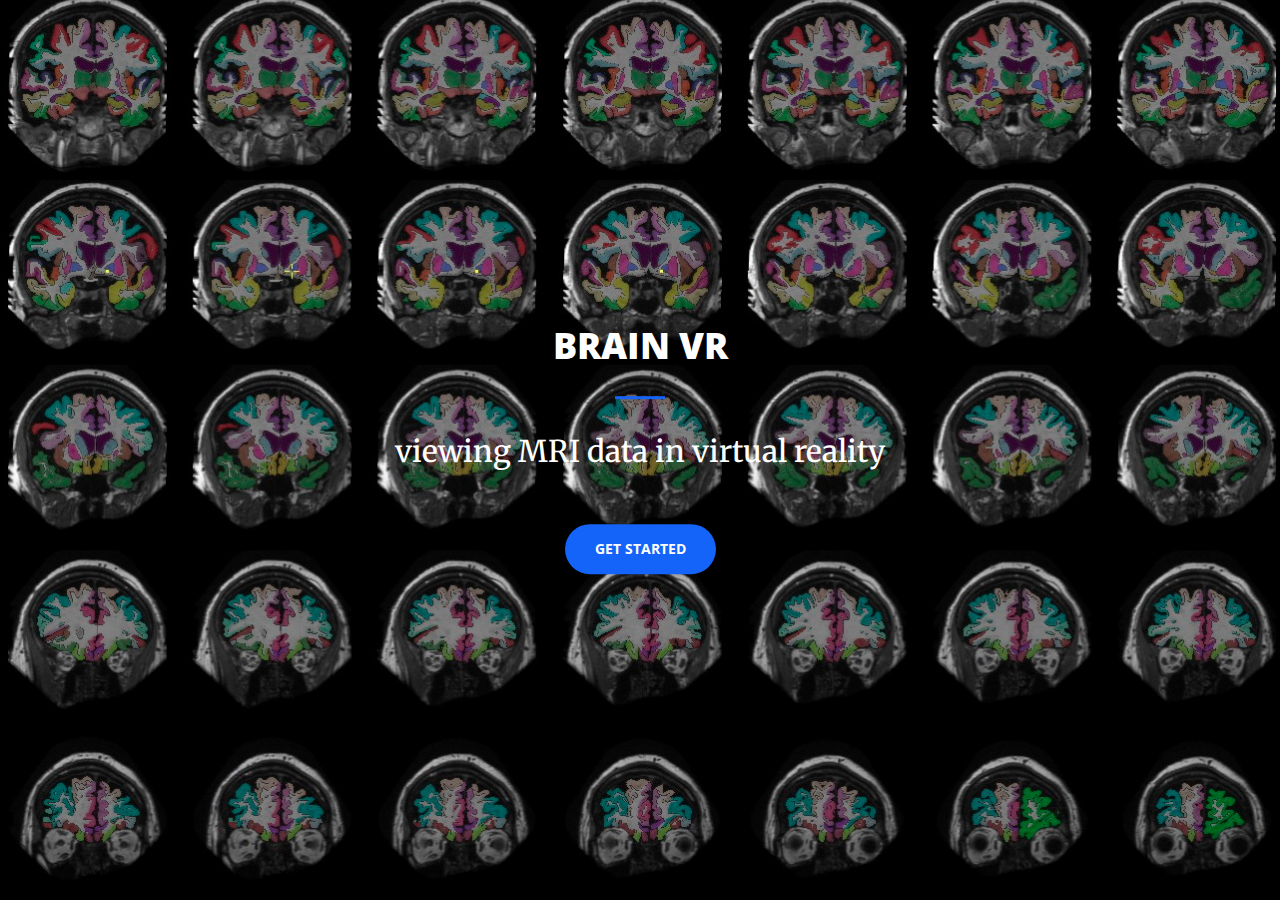
<file: index.html>
<!DOCTYPE html>
<html lang="en">

<head>

    <meta charset="utf-8">
    <meta http-equiv="X-UA-Compatible" content="IE=edge">
    <meta name="viewport" content="width=device-width, initial-scale=1">
    <meta name="description" content="">
    <meta name="author" content="">

    <title>BrainVR</title>

    <!-- Bootstrap Core CSS -->
    <link rel="stylesheet" href="css/bootstrap.min.css" type="text/css">

    <!-- Custom Fonts -->
    <link href='http://fonts.googleapis.com/css?family=Open+Sans:300italic,400italic,600italic,700italic,800italic,400,300,600,700,800' rel='stylesheet' type='text/css'>
    <link href='http://fonts.googleapis.com/css?family=Merriweather:400,300,300italic,400italic,700,700italic,900,900italic' rel='stylesheet' type='text/css'>



    <!-- Custom CSS -->
    <link rel="stylesheet" href="css/creative.css" type="text/css">

    <!-- HTML5 Shim and Respond.js IE8 support of HTML5 elements and media queries -->
    <!-- WARNING: Respond.js doesn't work if you view the page via file:// -->
    <!--[if lt IE 9]>
        <script src="https://oss.maxcdn.com/libs/html5shiv/3.7.0/html5shiv.js"></script>
        <script src="https://oss.maxcdn.com/libs/respond.js/1.4.2/respond.min.js"></script>
    <![endif]-->

</head>

<body id="page-top">


    <header>
        <div class="header-content">
            <div class="header-content-inner">
                <h1>Brain VR</h1>
                <hr>
                <p>viewing MRI data in virtual reality</p>
                <a href="surfaceviewer/index.html" class="btn btn-primary btn-xl page-scroll">Get Started</a>
            </div>
        </div>
    </header>

    

    <!-- jQuery -->
    <script src="js/jquery.js"></script>

    <!-- Bootstrap Core JavaScript -->
    <script src="js/bootstrap.min.js"></script>

    <!-- Plugin JavaScript -->
    <script src="js/jquery.easing.min.js"></script>
    <script src="js/jquery.fittext.js"></script>
 


</body>

</html>
</file>
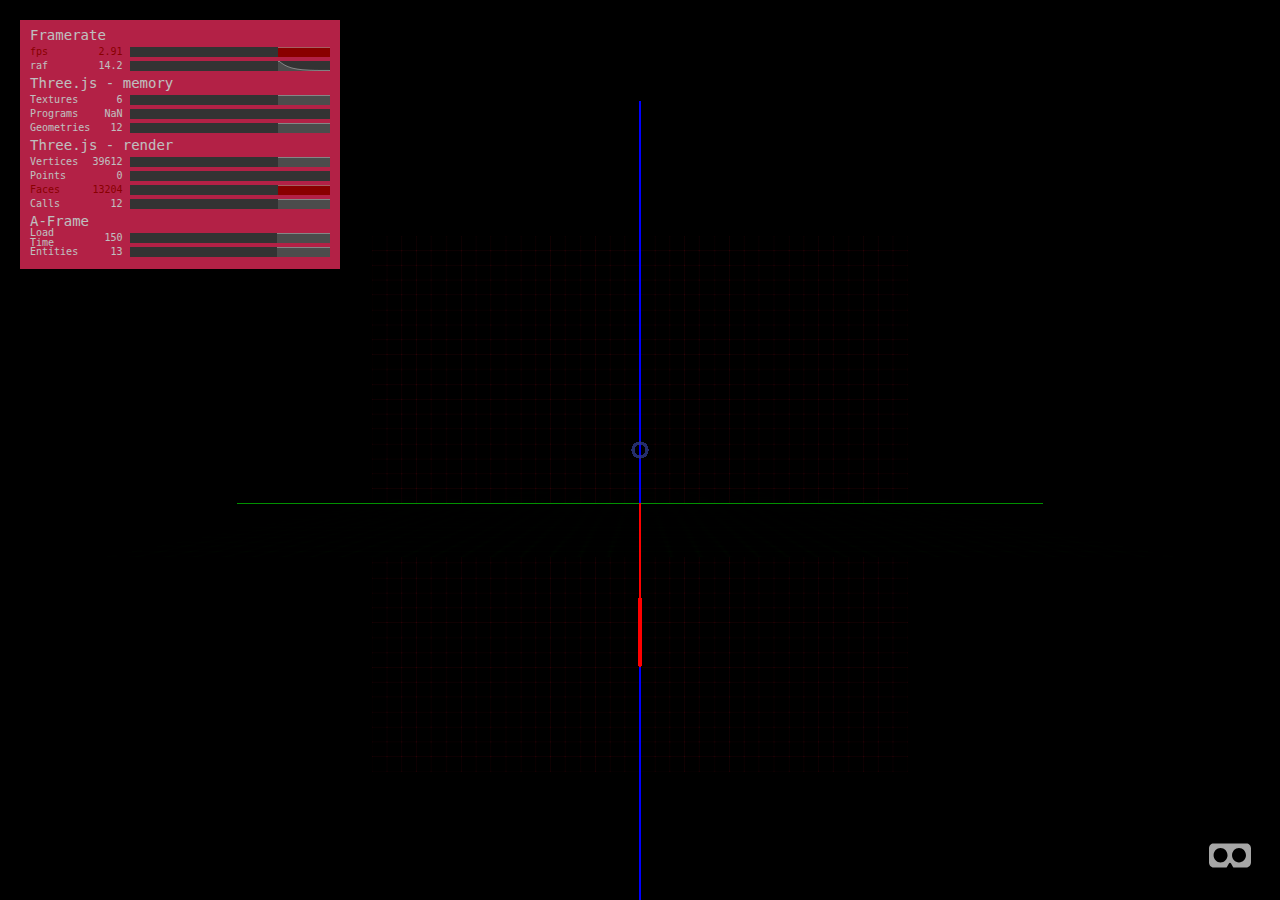
<file: aframe/index.html>
<html>
  <head>
    <meta http-equiv="X-UA-Compatible" content="IE=edge">
    <meta http-equiv="content-type" content="text/html; charset=utf-8">
    <title>Patient 1</title>
     <script src="js/aframe.min.js"></script>
     <script src="js/aframe-keyboard-controls.js"></script>
 
     <link rel="icon" type="image/png" href="img/brain.png">
     <link type="text/css" href="css/aframe.css" rel="stylesheet">
   
  </head>

  <body>

      <a-scene stats proxy-controls="debug: true; enableOverlay: true;">

      <a-entity camera position="0 1 10" look-controls keyboard-controls="cameraUse: true">
         <a-cursor color="#2E3A87"></a-cursor>
      </a-entity>
      
      <a-assets>
        <img id="xgridimg" src="assets/img/red_grid.png">
        <img id="ygridimg" src="assets/img/blue_grid.png">
        <img id="zgridimg" src="assets/img/green_grid.png">
      </a-assets>
      

      <a-entity id="parent" keyboard-controls="cameraUse: false" position="-1 0 0 "> 

        <a-obj-model id="brain" src=".." position="0 0 0" rotation="0 0 0" scale="0.05 0.05 0.05">
        </a-obj-model>

      </a-entity>
      

      <a-sky id="backgroundCol" color="black"></a-sky>


      <!--Lighting-->     
      
   
    
      <!--axis -->
     
        <a-cylinder id="zaxis"  position="0 0 0" radius="0.01" color="red" 
        scale="1 15 1" rotation="-90 0 0" visible="true"></a-cylinder>
        <a-cylinder id="xaxis"  position="0 0 0" radius="0.01" color="green" 
        scale="1 15 1" rotation="0 0 90" visible="true"></a-cylinder>
        <a-cylinder id="yaxis" position="0 0 0" radius="0.01" color="blue" 
        scale="1 15 1" rotation="0 90 0" visible="true"></a-cylinder>
     
      <!--grid-->
      <a-entity id="zgrid">
        <a-entity geometry="primitive:plane;width:10;height:10" rotation="-90 0 0" material="src:#zgridimg; repeat:1 2; transparent: true;"
        visible="true"></a-entity>
        <a-entity geometry="primitive:plane;width:10;height:10" rotation=" 90 0 0" material="src:#zgridimg; repeat:1 2; transparent: true;"
        visible="true"></a-entity>
      </a-entity>

      <a-entity id="xgrid">
        <a-entity geometry="primitive:plane;width:10;height:10" rotation="0 -180 0"  material="src:#xgridimg; repeat:1 2; transparent: true;"
        visible="true"></a-entity>
        <a-entity geometry="primitive:plane;width:10;height:10" rotation="0 0 0"  material="src:#xgridimg; repeat:1 2; transparent: true;"
        visible="true"></a-entity>
     </a-entity>

     <a-entity id="ygrid" >
        <a-entity geometry="primitive:plane;width:10;height:10" rotation="0 90 0"  material="src:#ygridimg; repeat:1 2; transparent: true;"
        visible="true"></a-entity>
        <a-entity geometry="primitive:plane;width:10;height:10" rotation="0 -90 0"  material="src:#ygridimg; repeat:1 2; transparent: true;"
        visible="true"></a-entity>
      </a-entity>

      </a-scene>
    
    <script src="https://ajax.googleapis.com/ajax/libs/jquery/1.12.0/jquery.min.js"></script>
    <script src="js/indexedaframe.js"></script>

  </body>
</html>
</file>
<file: aframe/css/aframe.css>
#loading {
   width: 100%;
   height: 100%;
   top: 0px;
   left: 0px;
   position: fixed;
   display: relative;
   opacity: 1.0;
   background-color: black;
   z-index: 99;
   text-align: center;
}

#loading-image {
  display:block;
  margin-left:auto;
  margin-right:auto;
  margin-top:300px;
  z-index: 100;
}


html, body, div, span, applet, object, iframe,
h1, h2, h3, h4, h5, h6, p, blockquote, pre,
a, abbr, acronym, address, big, cite, code,
del, dfn, em, img, ins, kbd, q, s, samp,
small, strike, strong, sub, sup, tt, var,
b, u, i, center,
dl, dt, dd, ol, ul, li,
fieldset, form, label, legend,
table, caption, tbody, tfoot, thead, tr, th, td,
article, aside, canvas, details, embed,
figure, figcaption, footer, header, hgroup,
menu, nav, output, ruby, section, summary,
time, mark, audio, video {
  margin: 0;
  padding: 0;
  border: 0;
  font-size: 100%;
  font: inherit;
  vertical-align: baseline;
}



article, aside, details, figcaption, figure,
footer, header, hgroup, menu, nav, section {
  display: block;
}

body {
  line-height: 1;
}

small {
  font-size: 80%;
}

ol, ul {
  list-style: none;
  margin: 1em 0;
}

blockquote, q {
  quotes: none;
}

blockquote:before, blockquote:after,
q:before, q:after {
  content: '';
  content: none;
}

table {
  border-collapse: collapse;
  border-spacing: 0;
}

/* End CSS reset */

html {
  height: 100%;
  overflow: hidden;
}

.intro-overlay {
  z-index: 1;
  position: absolute;
  top: 610px;
  left: 1550px;
  max-width: 280px;
  box-sizing: border-box;
  padding: 1.5em;

  color: #FFF;
  background: #222;
  font-family: Source Sans Pro, Helvetica Neue, Helvetica, Arial, sans-serif;
}


#title-box {
  background-color: #1E8FFF;
}

#title {
  text-align: center;
  margin: 0;
}

h1, h2, h3, h4 {
  font-weight: bold;
}

h1 {
  font-weight: bold;
}

h3 {
  margin: 0.1em 0 1em 0;
}

h4 {
  margin-top: 0;
  margin-bottom: 0.5em;
  font-size: 1.2em;
}

ul {
  list-style-type: disc;
  margin-left: 1em;
}

li {
  margin: 0.2em 0;
}

strong  {
  font-weight: bold;
}

#display {
  position: relative;
  height: 100%;
  z-index: 3
}

#controls {
  display: none;
  position: absolute;
  bottom: 51px;
  right: 20px;
  background-color: white;
  height: 30px;
  width: 0;
  border: 2px solid #777777;
  overflow: hidden;
}

#controls-content {
  position: absolute;
  top: 5px;
  bottom: 5px;
  left: 5px;
  right: 5px;
  overflow-y: auto;
  overflow-x: hidden;
  padding-right: 8px;
}

#control-button {
  position: absolute;
  bottom: 10px;
  color: white;
  right: 20px;
  z-index: 1;
}

#brainbrowser {
  position: relative;
  height: 100%;
  width: 100%;
}

.box {
  background: #000000;
  padding: 10px;
  margin: 4px;
}

.half-box {
  display: table-cell;
  width: 50%;
  height: 100%;
  white-space: nowrap;
}

.bordered-box {
  border: 2px solid white;
}

.combo-box {
  display: table;
  width: 101%;
  margin-left: 2px;
}

.full-box {
  width: 100%;
}
.quarter-box {
  display: table-cell;
  width: 20%;
  vertical-align: top;
}

.three-quarter-box {
  display: table-cell;
  width:70%;
}

#shapes {
  max-height: 200px;
  overflow: auto;
}

.shape {
  margin-bottom: 15px;
}

.ui-button-text {
  font-size: 11px !important
}

a:link {
  color: orange;
}

a:visited {
  color: orange;
}

.slider {
  width: 70%;
  margin: 5px auto;
}

.half-box .slider {
  display: inline-block;
  width: 100px;
  margin: 0;
}


select#clear-color {
  width: 75%;
}

#age-series {
  font-size: 30px;
}

.logos {
  display: block;
  width: 100%;
  margin: 0 auto;
  max-width: 408px;
}

#webgl-error {
  color: #000000;
  border: 4px solid red;
  font-size: 1.5em;
  text-align: center;
  font-weight: bold;
  width: 20em;
  padding: 1.5em;
  margin: 5em auto;
}

#webgl-error a {
  color: #FA5705;
}

div.file-select {
  margin-bottom: 1.5em;
  background-color: #FFFFFF;
  color: #000000;
  font-weight: bold;
  padding: 0.5em;
}

div.file-submit-div {
  text-align: center;
}

.file-submit {
  margin-top: 0.5em;
}

input[type=file] {
  margin-bottom: 0.4em;
}

select#obj-file-format {
  width: 85%;
}

#spectrum {
  margin-bottom: 5px;
}

canvas#spectrum-canvas {
  display: block;
  margin-right: auto;
  margin-left: auto;
}

div#usage-notes {
  line-height: 1.1em;
  padding: 0.3em;
}

div#format-hints {
  padding-left: 4em;
  padding-right: 2em;
}

.maintenance {
  background-color: red;
  color: white;
  padding: 0.4em 1em;
  line-height: 1.4;
  font-weight: bold;
}

#blend-box {
  padding: 0.6em;
}

#vertex-data-wrapper {
  position: absolute;
  left: 15px;
  top: 145px;
  padding: 5px;
  background-color: white;
  z-index: 9;
}

#vertex-data {
  background-color: #000000;
  color: #FFFFFF;
  font-weight: bold;
  padding: 1em;
}

#vertex-data h3 {
  font-size: 1.2em;
  margin-top: 0;
}

.pick-data {
  font-weight: normal;
}

#pick-color, #paint-color {
  padding: 0.1em;
  text-align: center;
  display: inline-block;
  min-width: 1em;
  min-height: 1em;
}

#atlas-label {
  position: absolute;
  left: 15px;
  top: 145px;
  display: none;
}

#annotation-wrapper {
  margin-top: 12px;
}

#annotation-wrapper h4 {
  margin-bottom: 2px;
}

#annotation-header {
  margin-bottom: 10px;
}

#annotation-display {
  border: 2px solid white;
  background-color: #000000;
  margin-top: 1em;
  padding: 0.5em;
}

#data-range-box {
  font-size: 14px;
}

#color-parameters label {
  margin-top: 4px;
}


.instructions {
  margin: 10px 0 15px 0;
  font-size: 0.8em;
}


@media screen and (max-width: 1080px) {
  html {
    overflow-y: auto;
  }

  body {
    font-size: 24px;
  }

  #loading {
    z-index: 999;
    position: absolute;
    top: 25px;
    left: auto;
    right: 12px;
    font-size: 3em;
  }

  #loading img {
    width: 66px;
  }

  #app-name {
    display: block!important;
    width: 100%!important;
    position: static;
    text-align: center;
    border-bottom: none;
  }

  .app-label {
    position: static;
  }

  #forkongithub {
    position: static;
    width: 100%;
    height: auto;
    border: 3px solid orange;
    border-top: none;
    margin-top: -2px;
  }

  #forkongithub a {
    position: static;
    display: block;
    width: 100%;
    -webkit-transform: rotate(0deg);
    transform: rotate(0deg);
    box-shadow: none;
  }

  #forkongithub a::before, #forkongithub a::after {
    display: none;
  }

  #vertex-data-wrapper {
    font-size: 14px;
  }

  #brainbrowser {
    height: 70%;
  }

  #controls {
    display: block!important;
    position: relative;
    width: 100%!important;
    height: 2200px!important;
    bottom: 0;
    right: 0;
  }

  #controls-content {
    overflow: hidden;
  }

  #control-button {
    display: none;
  }

}

@media screen and (max-width: 800px) {

  body {
    font-size: 18px;
  }

  #vertex-data-wrapper {
    display: none!important;
  }

}
</file>
<file: css/creative.css>
/*!
 * Start Bootstrap - Creative Bootstrap Theme (http://startbootstrap.com)
 * Code licensed under the Apache License v2.0.
 * For details, see http://www.apache.org/licenses/LICENSE-2.0.
 */

html,
body {
    width: 100%;
    height: 100%;
}

body {
    font-family: Merriweather,'Helvetica Neue',Arial,sans-serif;
}

hr {
    max-width: 50px;
    border-color: rgb(20,100,250);
    border-width: 3px;
}

hr.light {
    border-color: #fff;
}

a {
    color: #f05f40;
    -webkit-transition: all .35s;
    -moz-transition: all .35s;
    transition: all .35s;
}

a:hover,
a:focus {
    color: #eb3812;
}

h1,
h2,
h3,
h4,
h5,
h6 {
    font-family: 'Open Sans','Helvetica Neue',Arial,sans-serif;
}

p {
    margin-bottom: 20px;
    font-size: 16px;
    line-height: 1.5;
}

.bg-primary {
    background-color: #f05f40;
}

.bg-dark {
    color: #fff;
    background-color: #222;
}

.text-faded {
    color: rgba(255,255,255,.7);
}

section {
    padding: 100px 0;
}

aside {
    padding: 50px 0;
}

.no-padding {
    padding: 0;
}

.navbar-default {
    border-color: rgba(34,34,34,.05);
    font-family: 'Open Sans','Helvetica Neue',Arial,sans-serif;
    background-color: #fff;
    -webkit-transition: all .35s;
    -moz-transition: all .35s;
    transition: all .35s;
}

.navbar-default .navbar-header .navbar-brand {
    text-transform: uppercase;
    font-family: 'Open Sans','Helvetica Neue',Arial,sans-serif;
    font-weight: 700;
    color: #f05f40;
}

.navbar-default .navbar-header .navbar-brand:hover,
.navbar-default .navbar-header .navbar-brand:focus {
    color: #eb3812;
}

.navbar-default .nav > li>a,
.navbar-default .nav>li>a:focus {
    text-transform: uppercase;
    font-size: 13px;
    font-weight: 700;
    color: #222;
}

.navbar-default .nav > li>a:hover,
.navbar-default .nav>li>a:focus:hover {
    color: #f05f40;
}

.navbar-default .nav > li.active>a,
.navbar-default .nav>li.active>a:focus {
    color: #f05f40!important;
    background-color: transparent;
}

.navbar-default .nav > li.active>a:hover,
.navbar-default .nav>li.active>a:focus:hover {
    background-color: transparent;
}

@media(min-width:768px) {
    .navbar-default {
        border-color: rgba(255,255,255,.3);
        background-color: transparent;
    }

    .navbar-default .navbar-header .navbar-brand {
        color: rgba(255,255,255,.7);
    }

    .navbar-default .navbar-header .navbar-brand:hover,
    .navbar-default .navbar-header .navbar-brand:focus {
        color: #fff;
    }

    .navbar-default .nav > li>a,
    .navbar-default .nav>li>a:focus {
        color: rgba(255,255,255,.7);
    }

    .navbar-default .nav > li>a:hover,
    .navbar-default .nav>li>a:focus:hover {
        color: #fff;
    }

    .navbar-default.affix {
        border-color: rgba(34,34,34,.05);
        background-color: #fff;
    }

    .navbar-default.affix .navbar-header .navbar-brand {
        font-size: 14px;
        color: #f05f40;
    }

    .navbar-default.affix .navbar-header .navbar-brand:hover,
    .navbar-default.affix .navbar-header .navbar-brand:focus {
        color: #eb3812;
    }

    .navbar-default.affix .nav > li>a,
    .navbar-default.affix .nav>li>a:focus {
        color: #222;
    }

    .navbar-default.affix .nav > li>a:hover,
    .navbar-default.affix .nav>li>a:focus:hover {
        color: #f05f40;
    }
}

header {
    position: relative;
    width: 100%;
    min-height: auto;
    text-align: center;
    color: #fff;
    background-image: url(../img/brain.jpeg);
    background-position: center;
    -webkit-background-size: cover;
    -moz-background-size: cover;
    background-size: cover;
    -o-background-size: cover;
}

header .header-content {
    position: relative;
    width: 100%;
    padding: 100px 15px;
    text-align: center;
}

header .header-content .header-content-inner h1 {
    margin-top: 0;
    margin-bottom: 0;
    text-transform: uppercase;
    font-weight: 800;
}

header .header-content .header-content-inner hr {
    margin: 30px auto;
}

header .header-content .header-content-inner p {
    margin-bottom: 50px;
    font-size: 16px;
    font-weight: 500;
    color: rgba(255,255,255,1);
}

@media(min-width:768px) {
    header {
        min-height: 100%;
    }

    header .header-content {
        position: absolute;
        top: 50%;
        padding: 0 50px;
        -webkit-transform: translateY(-50%);
        -ms-transform: translateY(-50%);
        transform: translateY(-50%);
    }

    header .header-content .header-content-inner {
        margin-right: auto;
        margin-left: auto;
        max-width: 1000px;
    }

    header .header-content .header-content-inner p {
        margin-right: auto;
        margin-left: auto;
        max-width: 80%;
        font-size: 30px;
    }
}

.section-heading {
    margin-top: 0;
}

.service-box {
    margin: 50px auto 0;
    max-width: 400px;
}

@media(min-width:992px) {
    .service-box {
        margin: 20px auto 0;
    }
}

.service-box p {
    margin-bottom: 0;
}

.portfolio-box {
    display: block;
    position: relative;
    margin: 0 auto;
    max-width: 650px;
}

.portfolio-box .portfolio-box-caption {
    display: block;
    position: absolute;
    bottom: 0;
    width: 100%;
    height: 100%;
    text-align: center;
    color: #fff;
    opacity: 0;
    background: rgba(240,95,64,.9);
    -webkit-transition: all .35s;
    -moz-transition: all .35s;
    transition: all .35s;
}

.portfolio-box .portfolio-box-caption .portfolio-box-caption-content {
    position: absolute;
    top: 50%;
    width: 100%;
    text-align: center;
    transform: translateY(-50%);
}

.portfolio-box .portfolio-box-caption .portfolio-box-caption-content .project-category,
.portfolio-box .portfolio-box-caption .portfolio-box-caption-content .project-name {
    padding: 0 15px;
    font-family: 'Open Sans','Helvetica Neue',Arial,sans-serif;
}

.portfolio-box .portfolio-box-caption .portfolio-box-caption-content .project-category {
    text-transform: uppercase;
    font-size: 14px;
    font-weight: 600;
}

.portfolio-box .portfolio-box-caption .portfolio-box-caption-content .project-name {
    font-size: 18px;
}

.portfolio-box:hover .portfolio-box-caption {
    opacity: 1;
}

@media(min-width:768px) {
    .portfolio-box .portfolio-box-caption .portfolio-box-caption-content .project-category {
        font-size: 16px;
    }

    .portfolio-box .portfolio-box-caption .portfolio-box-caption-content .project-name {
        font-size: 22px;
    }
}

.call-to-action h2 {
    margin: 0 auto 20px;
}

.text-primary {
    color: #f05f40;
}

.no-gutter > [class*=col-] {
    padding-right: 0;
    padding-left: 0;
}

.btn-default {
    border-color: #fff;
    color: #222;
    background-color: #fff;
    -webkit-transition: all .35s;
    -moz-transition: all .35s;
    transition: all .35s;
}

.btn-default:hover,
.btn-default:focus,
.btn-default.focus,
.btn-default:active,
.btn-default.active,
.open > .dropdown-toggle.btn-default {
    border-color: #ededed;
    color: #222;
    background-color: #f2f2f2;
}

.btn-default:active,
.btn-default.active,
.open > .dropdown-toggle.btn-default {
    background-image: none;
}

.btn-default.disabled,
.btn-default[disabled],
fieldset[disabled] .btn-default,
.btn-default.disabled:hover,
.btn-default[disabled]:hover,
fieldset[disabled] .btn-default:hover,
.btn-default.disabled:focus,
.btn-default[disabled]:focus,
fieldset[disabled] .btn-default:focus,
.btn-default.disabled.focus,
.btn-default[disabled].focus,
fieldset[disabled] .btn-default.focus,
.btn-default.disabled:active,
.btn-default[disabled]:active,
fieldset[disabled] .btn-default:active,
.btn-default.disabled.active,
.btn-default[disabled].active,
fieldset[disabled] .btn-default.active {
    border-color: #fff;
    background-color: #fff;
}

.btn-default .badge {
    color: #fff;
    background-color: #222;
}

.btn-primary {
    border-color: rgb(20,100,250);
    color: #fff;
    background-color: rgb(20,100,250);
    -webkit-transition: all .35s;
    -moz-transition: all .35s;
    transition: all .35s;
}

.btn-primary:hover,
.btn-primary:focus,
.btn-primary.focus,
.btn-primary:active,
.btn-primary.active,
.open > .dropdown-toggle.btn-primary {
    border-color: #ed431f;
    color: #fff;
    background-color: #ee4b28;
}

.btn-primary:active,
.btn-primary.active,
.open > .dropdown-toggle.btn-primary {
    background-image: none;
}

.btn-primary.disabled,
.btn-primary[disabled],
fieldset[disabled] .btn-primary,
.btn-primary.disabled:hover,
.btn-primary[disabled]:hover,
fieldset[disabled] .btn-primary:hover,
.btn-primary.disabled:focus,
.btn-primary[disabled]:focus,
fieldset[disabled] .btn-primary:focus,
.btn-primary.disabled.focus,
.btn-primary[disabled].focus,
fieldset[disabled] .btn-primary.focus,
.btn-primary.disabled:active,
.btn-primary[disabled]:active,
fieldset[disabled] .btn-primary:active,
.btn-primary.disabled.active,
.btn-primary[disabled].active,
fieldset[disabled] .btn-primary.active {
    border-color: #f05f40;
    background-color: #f05f40;
}

.btn-primary .badge {
    color: #f05f40;
    background-color: #fff;
}

.btn {
    border: 0;
    border-radius: 300px;
    text-transform: uppercase;
    font-family: 'Open Sans','Helvetica Neue',Arial,sans-serif;
    font-weight: 700;
}

.btn-xl {
    padding: 15px 30px;
}

::-moz-selection {
    text-shadow: none;
    color: #fff;
    background: #222;
}

::selection {
    text-shadow: none;
    color: #fff;
    background: #222;
}

img::selection {
    color: #fff;
    background: 0 0;
}

img::-moz-selection {
    color: #fff;
    background: 0 0;
}

body {
    webkit-tap-highlight-color: #222;
}
</file>
